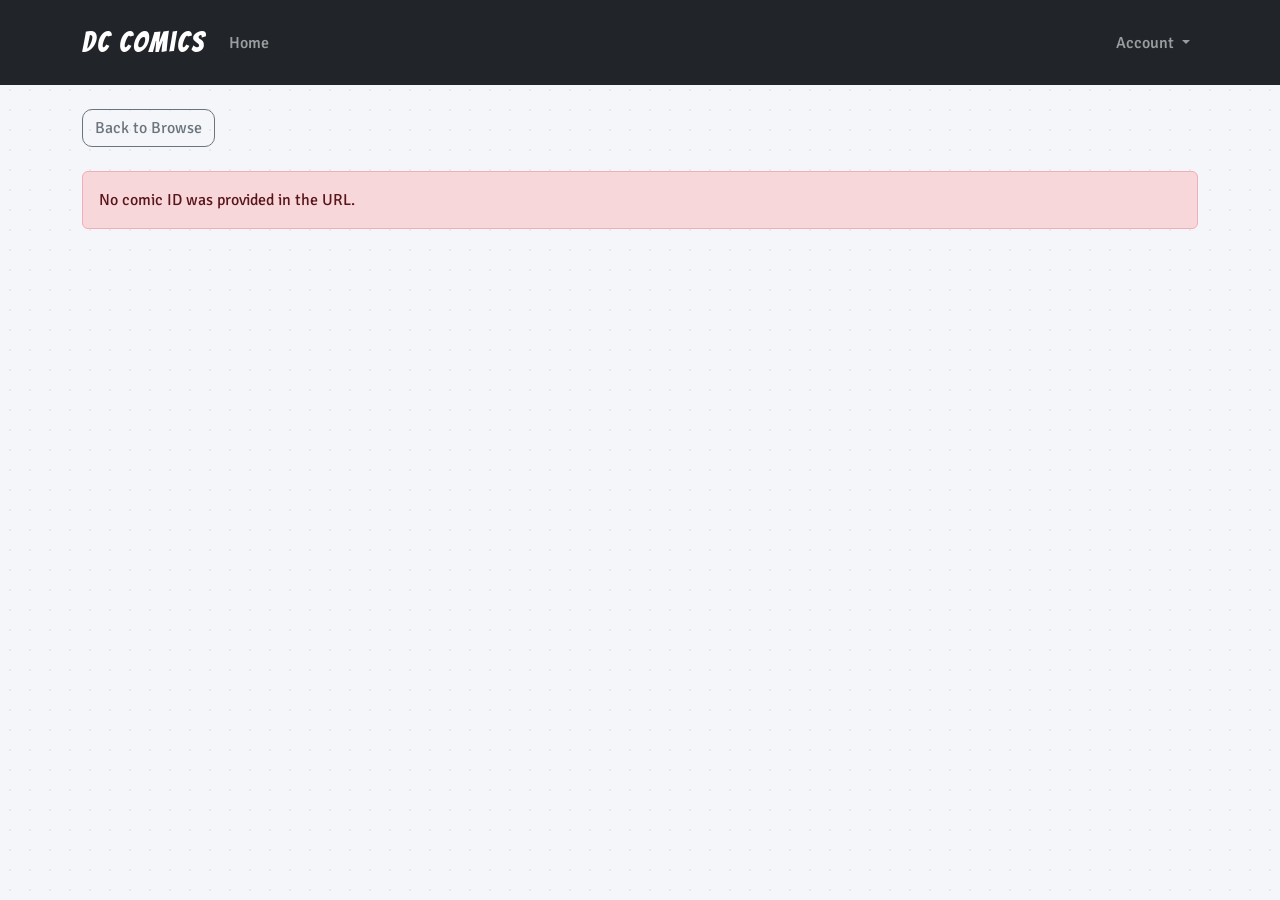
<file: src/Project498.Mvc/wwwroot/comic-detail.html>
<!DOCTYPE html>
<html lang="en">
<head>
    <meta charset="UTF-8" />
    <meta name="viewpoint" content="width=device-width, initial-scale=1" />
    <title>Comic Details</title>

    <link href="https://cdn.jsdelivr.net/npm/bootstrap@5.3.3/dist/css/bootstrap.min.css" rel="stylesheet">

    <link href="https://fonts.googleapis.com/css2?family=Bangers&family=Signika:wght@400;500;600;700&family=Merriweather:wght@400;700&display=swap" rel="stylesheet">
    
    <link rel="stylesheet" href="css/styles.css">
</head>
<body>
<nav class="navbar navbar-expand-lg navbar-dark bg-dark">
    <div class="container">
        <a class="navbar-brand" href="index.html">DC Comics</a>

        <button class="navbar-toggler" type="button" data-bs-toggle="collapse" data-bs-target="#mainNavbar">
            <span class="navbar-toggler-icon"></span>
        </button>

        <div class="collapse navbar-collapse" id="mainNavbar">
            <ul class="navbar-nav me-auto">
                <li class="nav-item">
                    <a class="nav-link" href="index.html">Home</a>
                </li>
            </ul>

            <ul class="navbar-nav">
                <li class="nav-item dropdown">
                    <a class="nav-link dropdown-toggle" href="#" role="button" data-bs-toggle="dropdown">
                        Account
                    </a>
                    <ul class="dropdown-menu dropdown-menu-end">
                        <li><a class="dropdown-item" href="checkout.html">My Checkouts</a></li>
                        <li><a class="dropdown-item" href="userInfo.html">User Info</a></li>
                        <li><a class="dropdown-item" href="login.html">Login</a></li>
                        <li><a class="dropdown-item" href="#">Logout</a></li>
                    </ul>
                </li>
            </ul>
        </div>
    </div>
</nav>

<div class="container py-4">
    <a href="index.html" class="btn btn-outline-secondary mb-4">Back to Browse</a>

    <div id="loadingState" class="alert alert-info">Loading comic details...</div>
    <div id="errorState" class="alert alert-danger d-none"></div>

    <div id="comicDetail" class="d-none">
        <div class="card shadow-sm">
            <div class="card-body">
                <h1 id="comicTitle" class="card-title mb-3"></h1>
                
                <div class="row">
                    <div class="col-md-6">
                        <p><strong>Issue:</strong> <span id="comicIssue"></span></p>
                        <p><strong>Publisher:</strong> <span id="comicPublisher"></span></p>
                        <p><strong>Year:</strong> <span id="comicYear"></span></p>
                    </div>
                    <div class="col-md-6">
                        <p><strong>Status:</strong> <span id="comicStatus"></span></p>
                        <p><strong>Checked Out By:</strong> <span id="comicCheckedOutBy"></span></p>
                    </div>
                </div>
                
                <hr />
                
                <h4>Characters</h4>
                <p id="comicCharacters"></p>
                
                <h4>Description</h4>
                <p id="comicDescription" class="text-muted">
                    No description is available yet for this comic.
                </p>
                
                <div class="mt-4">
                    <button id="checkoutButton" class="btn btn-primary">Checkout This Comic</button>
                    <div id="checkoutMessage" class="mt-3"></div>
                </div>
            </div>
        </div>
    </div>
</div>

<script src="js/comic-detail.js"></script>
<script src="https://cdn.jsdelivr.net/npm/bootstrap@5.3.3/dist/js/bootstrap.bundle.min.js"></script>
</body>
</html>
</file>
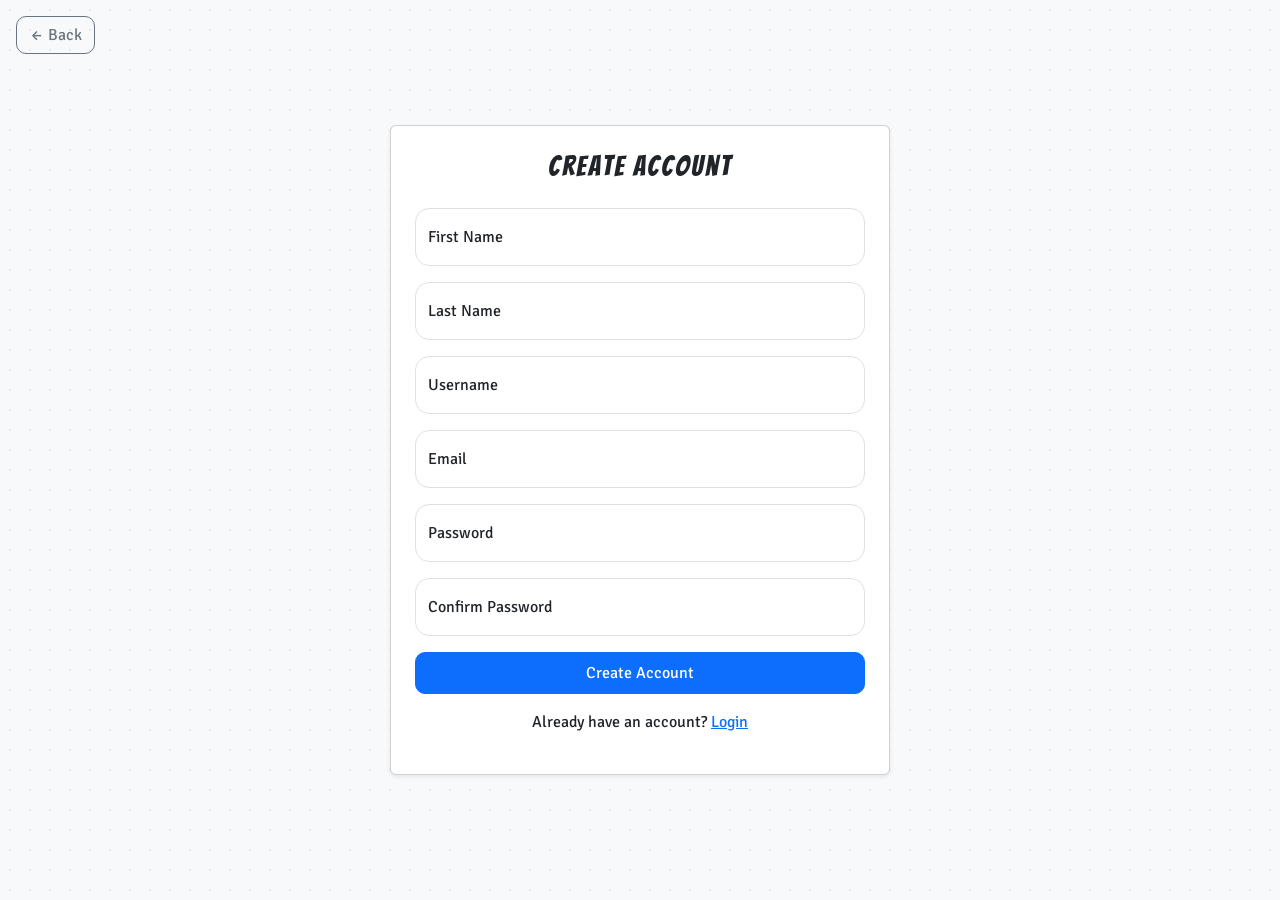
<file: src/Project498.Mvc/wwwroot/createAccount.html>
<!DOCTYPE html>
<html lang="en">
<head>
    <meta charset="UTF-8" />
    <meta name="viewport" content="width=device-width, initial-scale=1" />
    <title>DC Comics</title>

    <!--Bootstrap CSS -->
    <link href="https://cdn.jsdelivr.net/npm/bootstrap@5.3.3/dist/css/bootstrap.min.css" rel="stylesheet">

    <link href="https://fonts.googleapis.com/css2?family=Bangers&family=Signika:wght@400;500;600;700&family=Merriweather:wght@400;700&display=swap" rel="stylesheet">
    
    <!-- CSS -->
    <link rel="stylesheet" href="css/styles.css">
</head>
<body class="d-flex align-items-center justify-content-center vh-100 bg-body-tertiary">
<button class="btn btn-outline-secondary position-absolute top-0 start-0 m-3"
        onclick="window.history.back()">
    ← Back
</button>
<main class="container">
    <div class="card p-4 shadow-sm" style="max-width: 500px; margin: auto;">
        <form id="createAccountForm">
            <h1 class="h3 mb-4 fw-normal text-center">Create Account</h1>

            <div class="form-floating mb-3">
                <input type="text" class="form-control" id="firstName" placeholder="First Name" required>
                <label for="firstName">First Name</label>
            </div>

            <div class="form-floating mb-3">
                <input type="text" class="form-control" id="lastName" placeholder="Last Name" required>
                <label for="lastName">Last Name</label>
            </div>

            <div class="form-floating mb-3">
                <input type="text" class="form-control" id="username" placeholder="Username" required>
                <label for="username">Username</label>
            </div>

            <div class="form-floating mb-3">
                <input type="email" class="form-control" id="email" placeholder="Email" required>
                <label for="email">Email</label>
            </div>

            <div class="form-floating mb-3">
                <input type="password" class="form-control" id="password" placeholder="Password" required>
                <label for="password">Password</label>
            </div>

            <div class="form-floating mb-3">
                <input type="password" class="form-control" id="confirmPassword" placeholder="Confirm Password" required>
                <label for="confirmPassword">Confirm Password</label>
            </div>
            <div id="passwordError" class="text-danger mt-2"></div>

            <button class="btn btn-primary w-100 py-2" type="submit">
                Create Account
            </button>
        </form>

        <p class="mt-3 text-center">
            Already have an account?
            <a href="login.html">Login</a>
        </p>
    </div>
</main>

<script src="js/createAccount.js"></script>
<script src="https://cdn.jsdelivr.net/npm/bootstrap@5.3.3/dist/js/bootstrap.bundle.min.js"></script>

</body>
</html>
</file>
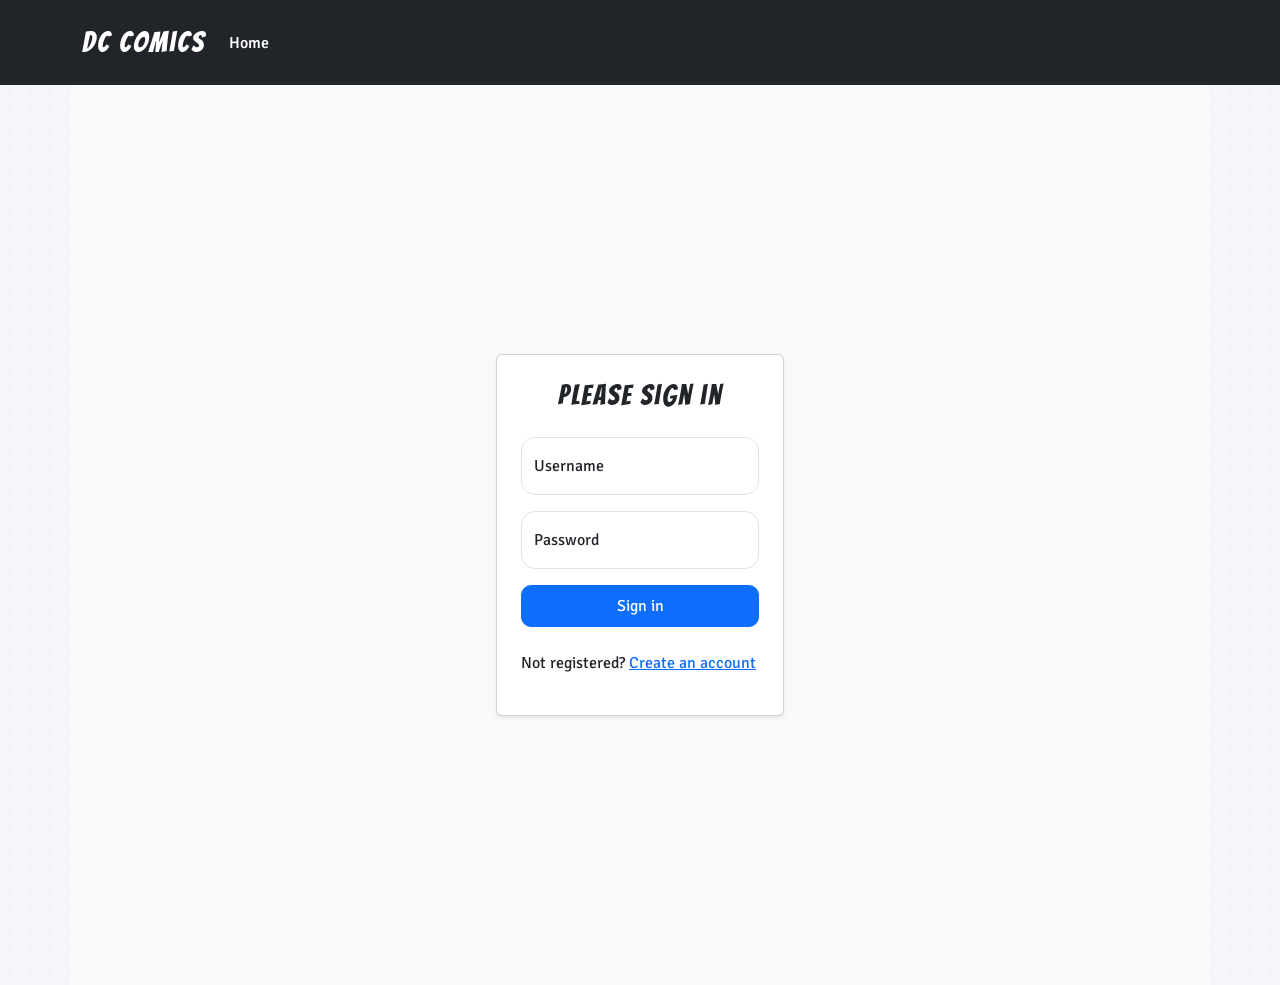
<file: src/Project498.Mvc/wwwroot/login.html>
<!DOCTYPE html>
<html lang="en">
<head>
    <meta charset="UTF-8" />
    <meta name="viewport" content="width=device-width, initial-scale=1" />
    <title>DC Comics</title>

    <!--Bootstrap CSS -->
    <link href="https://cdn.jsdelivr.net/npm/bootstrap@5.3.3/dist/css/bootstrap.min.css" rel="stylesheet">


    <link href="https://fonts.googleapis.com/css2?family=Bangers&family=Signika:wght@400;500;600;700&family=Merriweather:wght@400;700&display=swap" rel="stylesheet">
    
    <!-- CSS -->
    <link rel="stylesheet" href="css/styles.css">
</head>
<body>

<!-- Bootstrap navbar -->
<nav class="navbar navbar-expand-lg navbar-dark bg-dark">
    <div class="container">
        <a class="navbar-brand" href="index.html">DC Comics</a>

        <button class="navbar-toggler" type="button" data-bs-toggle="collapse" data-bs-target="#mainNavbar">
            <span class="navbar-toggler-icon"></span>
        </button>

        <div class="collapse navbar-collapse" id="mainNavbar">
            <ul class="navbar-nav me-auto">
                <li class="nav-item">
                    <a class="nav-link active" href="index.html">Home</a>
                </li>
            </ul>
        </div>
    </div>
</nav>
<main class="container d-flex align-items-center justify-content-center vh-100 bg-body-tertiary">
    <div class="card p-4 shadow-sm" style="max-width: 400px; margin: auto;">
        <form id="loginForm">
            <h1 class="h3 mb-4 fw-normal text-center">Please sign in</h1>

            <div class="form-floating mb-3">
                <input type="text" class="form-control" id="floatingInput" name="username" placeholder="Username" required/>
                <label for="floatingInput">Username</label>
            </div>

            <div class="form-floating mb-3">
                <input type="password" class="form-control" id="floatingPassword" name="password" placeholder="Password" required/>
                <label for="floatingPassword">Password</label>
            </div>

            <div class="mt-3">
                <button class="btn btn-primary w-100 py-2" type="submit">
                    Sign in
                </button>
                <div id="errorMessage" class="text-danger mt-2 text-center"></div>
            </div>
        </form>
        <p class="mt-3">
            Not registered?
            <a href="createAccount.html">Create an
                account</a>
        </p>
    </div>
</main>
    <script src="js/login.js"></script>
    <script src="https://cdn.jsdelivr.net/npm/bootstrap@5.3.3/dist/js/bootstrap.bundle.min.js"></script>
</body>

</html>
</file>
<file: src/Project498.Mvc/wwwroot/css/styles.css>
@import url('https://fonts.googleapis.com/css2?family=Bangers&family=Nunito:wght@400;500;600;700;800&display=swap');

body {
    font-family: 'Signika', sans-serif;
    background-color: #f4f6f9;
    
    background-image: radial-gradient(rgba(0,0,0,0.06) 1px, transparent 1px);
    background-size: 20px 20px;
}

body,
input,
button,
select,
textarea,
.form-control,
.nav-link,
.dropdown-item,
.lead,
.text-muted,
.btn {
    font-family: 'Signika', sans-serif !important;
}


/*big comic titles*/
h1, 
h2,
.navbar-brand,
.comic-title,
.card-title{
    font-family: 'Bangers', cursive !important;
    letter-spacing: 2px;
}

.navbar {
    padding: 1rem 0;
}

.navbar-brand {
    font-size: 1.8rem;
}

.nav-link, .dropdown-item {
    font-weight: 500;
}

.hero-section {
    background: linear-gradient(135deg, #111827, #1b4ed8);
    color: white;
}

.hero-card {
    background: rgba(255, 255, 255, 0.96);
    color: #212529;
    border-radius: 24px;
    box-shadow: 0 20px 50px rgba(0, 0, 0, 0.18);
}

.lead {
    font-size: 1.1rem;
    font-weight: 500;
    color: #6b7280 !important;
}

.form-control {
    border-radius: 14px;
    padding: 0.85rem 1rem;
}

input::placeholder {
    color: #9ca3af;
}

.comic-card {
    background: white;
    border-radius: 20px;
    overflow: hidden;
    box-shadow: 0 10px 25px rgba(0, 0, 0, 0.08);
    transition: transform 0.2s ease, box-shadow 0.2s ease;
    cursor: pointer;
    border: 1px solid #e5e7eb;
}

.comic-card:hover {
    transform: translateY(-6px);
    box-shadow: 0 18px 35px rgba(0, 0, 0, 0.14);
}

.comic-card-top {
    height: 90px;
    background: linear-gradient(135deg, #0f172a, #2563eb);
    padding: 1rem;
    display: flex;
    justify-content: flex-end;
    align-items: flex-start;
}

.comic-card-body {
    padding: 1.5rem;
}

.card-title {
    font-size: 1.5rem;
    font-weight: 600;
    letter-spacing: 1px;
}

.card-text, 
.description-text {
    font-family: 'Merriweather', serif;
    font-size: 0.95rem;
    line-height: 1.4;
}

.comic-meta {
    color: #4b5563;
}

.btn {
    border-radius: 10px;
}
</file>
